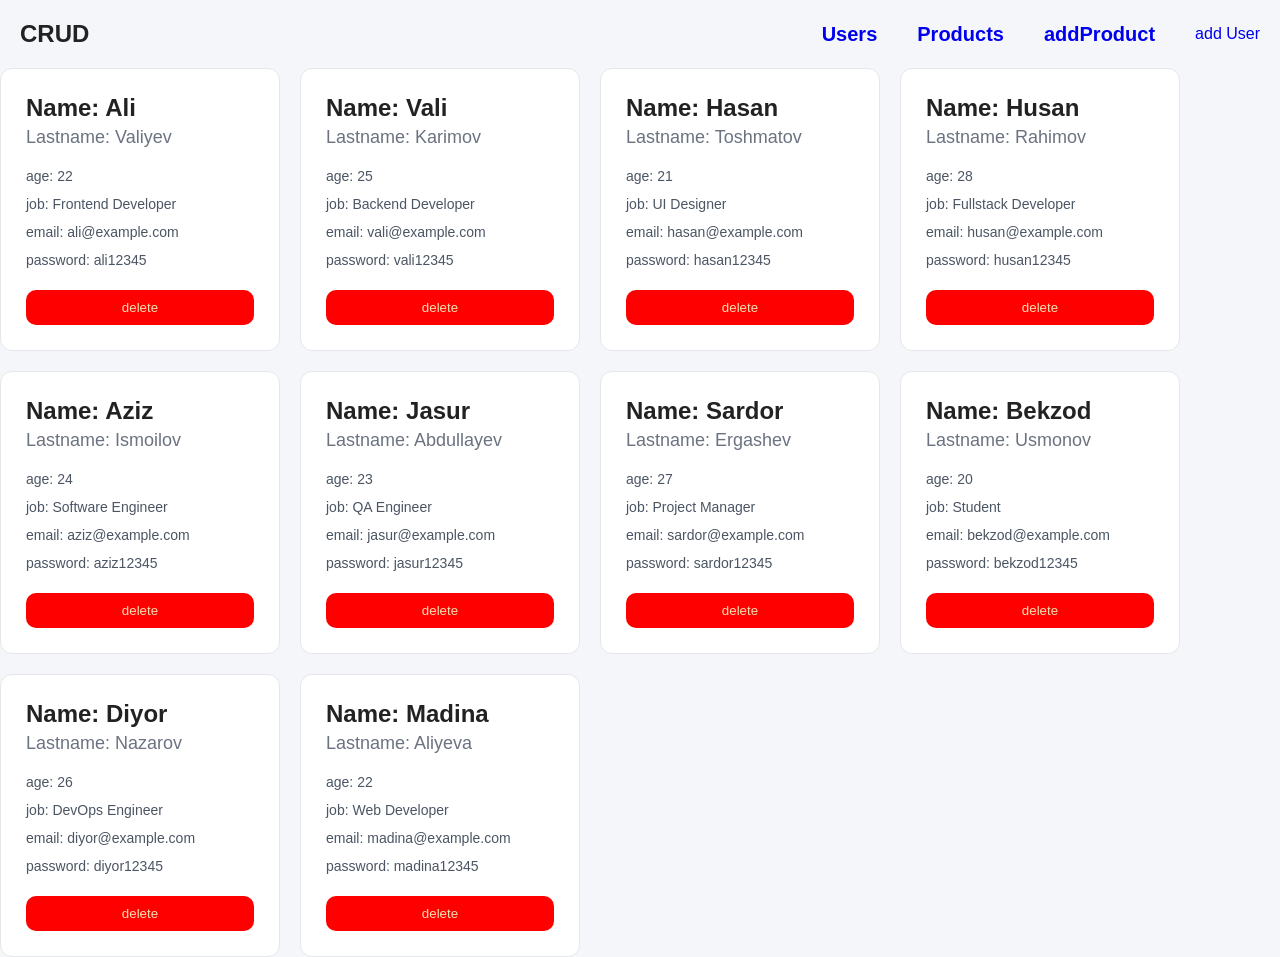
<file: index.html>
<!DOCTYPE html>
<html lang="en">
<head>
    <meta charset="UTF-8">
    <meta name="viewport" content="width=device-width, initial-scale=1.0">
    <title>Users</title>
    <link rel="stylesheet" href="./css/main.css">
</head>
<body>
    <header>
        <nav class="container">
            <h1>CRUD</h1>

            <div class="links">
                <a href="./index.html" class="link">Users</a>
                <a href="./pages/products.html" class="link">Products</a>
                <a href="./pages/addProduct.html" class="link">addProduct</a>
                <a href="./pages/addUser.html">add User</a>
            </div>
        </nav>
    </header>
    <main>
        <section>
            <div class="container users-container"></div>
        </section>
    </main>
    
    <div class="user-wrapper"></div>

    <script type="module" src="./js/app.js"></script>
</body>
</html>
</file>
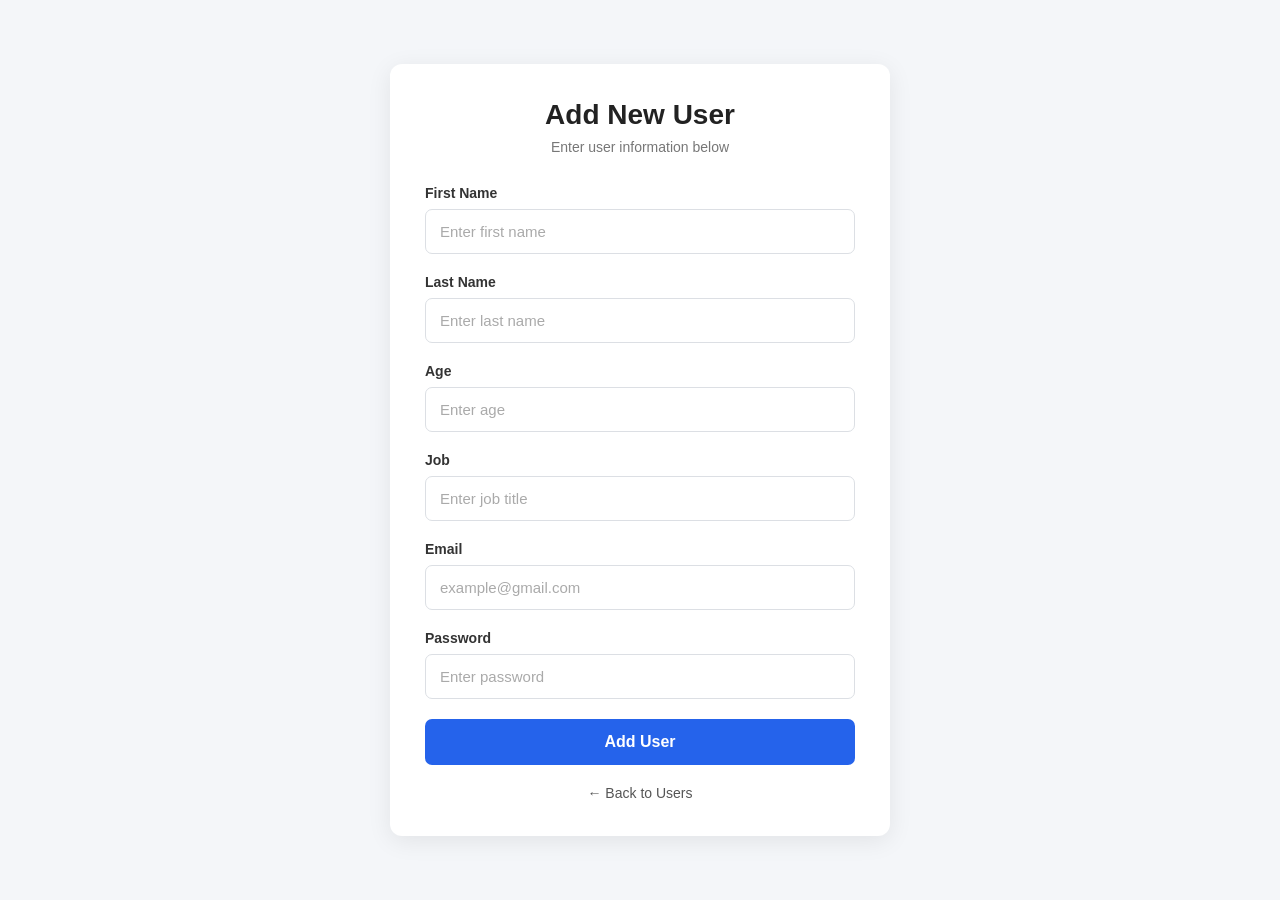
<file: pages/addUser.html>
<!DOCTYPE html>
<html lang="en">
<head>
    <meta charset="UTF-8">
    <meta name="viewport" content="width=device-width, initial-scale=1.0">
    <title>Add User</title>
    <link rel="stylesheet" href="../css/user.css">
</head>
<body>

    <div class="form-container">
        <div class="form-header">
            <h1>Add New User</h1>
            <p>Enter user information below</p>
        </div>

        <form id="user-form">

            <div class="form-group">
                <label for="name">First Name</label>
                <input
                    type="text"
                    id="name"
                    name="name"
                    placeholder="Enter first name"
                    required
                >
            </div>

            <div class="form-group">
                <label for="lastName">Last Name</label>
                <input
                    type="text"
                    id="lastName"
                    name="lastName"
                    placeholder="Enter last name"
                    required
                >
            </div>

            <div class="form-group">
                <label for="age">Age</label>
                <input
                    type="number"
                    id="age"
                    name="age"
                    placeholder="Enter age"
                    min="1"
                    max="120"
                    required
                >
            </div>

            <div class="form-group">
                <label for="job">Job</label>
                <input
                    type="text"
                    id="job"
                    name="job"
                    placeholder="Enter job title"
                    required
                >
            </div>

            <div class="form-group">
                <label for="email">Email</label>
                <input
                    type="email"
                    id="email"
                    name="email"
                    placeholder="example@gmail.com"
                    required
                >
            </div>

            <div class="form-group">
                <label for="password">Password</label>
                <input
                    type="password"
                    id="password"
                    name="password"
                    placeholder="Enter password"
                    minlength="6"
                    required
                >
            </div>

            <button type="submit" class="submit-btn">
                Add User
            </button>

            <a href="/index.html" class="back-link">
                ← Back to Users
            </a>

        </form>
    </div>

    <script type="module" src="../js/userform.js"></script>
</body>
</html>
</file>
<file: css/main.css>
* {
    margin: 0;
    padding: 0;
    box-sizing: border-box;
}

a {
    text-decoration: none;
}
body {
    font-family: Arial, sans-serif;
    background-color: #f5f6fa;
    color: #222;
}
nav {
    padding-top: 20px;
    padding-bottom: 20px;
    display: flex;
    align-items: center;
    justify-content: space-between;
}
.links {
    display: flex;
    align-items: center;
    gap: 40px;
}
.link {
    font-size: 20px;
    font-weight: bold;
}
.container {
    width: 100%;
    max-width: 1320px;
    margin-left: auto;
    margin-right: auto;
    padding-left: 20px;
    padding-right: 20px;
}

.user-wrapper {
    display: flex;
    flex-wrap: wrap;
    gap: 20px;
}

.user {
    background-color: #ffffff;
    width: 280px;
    padding: 25px;
    border: 1px solid #e5e7eb;
    border-radius: 12px;
    transition: 0.3s ease;
}

.user:hover {
    transform: translateY(-5px);
    border-color: #b8bcc5;
}

.user h1 {
    font-size: 24px;
    font-weight: 600;
    margin-bottom: 5px;
}

.user h2 {
    font-size: 18px;
    font-weight: 400;
    color: #6b7280;
    margin-bottom: 20px;
}

.user p {
    font-size: 14px;
    color: #4b5563;
    margin-bottom: 12px;
    overflow-wrap: anywhere;
}
.delete-btn {
    width: 100%;
    padding-top: 10px;
    padding-bottom: 10px;
    background-color: red;
    color: wheat;
    border: none;
    margin-top: 10px;
    cursor: pointer;
    border-radius: 10px;
}

.user p:last-child {
    margin-bottom: 0;
}
</file>
<file: css/user.css>
* {
    margin: 0;
    padding: 0;
    box-sizing: border-box;
}

body {
    font-family: Arial, sans-serif;
    background-color: #f4f6f9;
    min-height: 100vh;
    display: flex;
    justify-content: center;
    align-items: center;
    padding: 30px 15px;
}

.form-container {
    width: 100%;
    max-width: 500px;
    background-color: #ffffff;
    padding: 35px;
    border-radius: 12px;
    box-shadow: 0 5px 25px rgba(0, 0, 0, 0.08);
}

.form-header {
    text-align: center;
    margin-bottom: 30px;
}

.form-header h1 {
    color: #222;
    font-size: 28px;
    margin-bottom: 8px;
}

.form-header p {
    color: #777;
    font-size: 14px;
}

.form-group {
    margin-bottom: 20px;
}

.form-group label {
    display: block;
    margin-bottom: 8px;
    color: #333;
    font-size: 14px;
    font-weight: 600;
}

.form-group input {
    width: 100%;
    padding: 13px 14px;
    border: 1px solid #dcdfe4;
    border-radius: 7px;
    font-size: 15px;
    outline: none;
    transition: border-color 0.2s, box-shadow 0.2s;
}

.form-group input:focus {
    border-color: #2563eb;
    box-shadow: 0 0 0 3px rgba(37, 99, 235, 0.1);
}

.form-group input::placeholder {
    color: #aaa;
}

.submit-btn {
    width: 100%;
    padding: 14px;
    background-color: #2563eb;
    color: #ffffff;
    border: none;
    border-radius: 7px;
    font-size: 16px;
    font-weight: 600;
    cursor: pointer;
    transition: background-color 0.2s;
}

.submit-btn:hover {
    background-color: #1d4ed8;
}

.back-link {
    display: block;
    text-align: center;
    margin-top: 20px;
    color: #555;
    text-decoration: none;
    font-size: 14px;
}

.back-link:hover {
    color: #2563eb;
}

@media (max-width: 480px) {
    .form-container {
        padding: 25px 20px;
    }

    .form-header h1 {
        font-size: 24px;
    }
}
</file>
